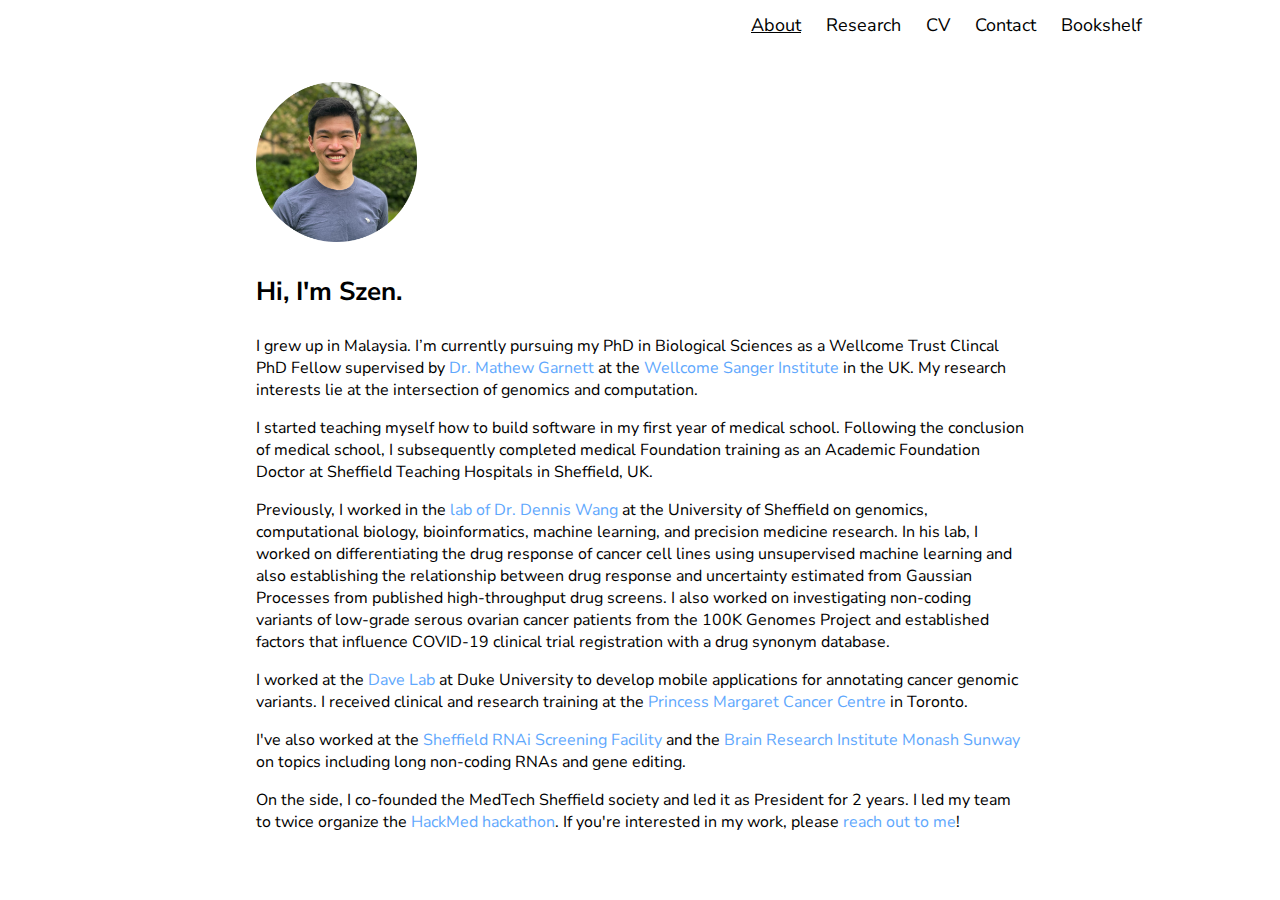
<file: index.html>
<!DOCTYPE html>
<meta charset="utf-8">
<meta name="viewport" content="width=device-width, initial-scale=1, shrink-to-fit=no">
<title>About | Tzen Szen Toh</title>
<html>

<link rel="stylesheet" href="style.css" />
<link href="https://fonts.googleapis.com/css?family=Nunito+Sans" rel="stylesheet">

<head>

    <script>



    </script>

</head>

<body>
    <div class="nav">
        <div class="nav-btn">
            <label for="nav-check">
                <span></span>
                <span></span>
                <span></span>
            </label>
        </div>
        <input type="checkbox" id="nav-check">
        <div class="nav-links">
            <a href="index.html" class="selected-label">About</a>
            <a href="research.html" class="label">Research</a>
            <a href="https://drive.google.com/file/d/1SKDn4WBgJ7OXA5-_w8U2zJzYG1ahI_sm/view?usp=sharing" class="label"
                target="_blank">CV</a>
            <a href="contact.html" class="label">Contact</a>
            <a href="bookshelf.html" class="label">Bookshelf</a>
        </div>
    </div>

    <div class="prof-photo">
        <img src="img/szen_photo.jpg" alt="Profile photo">
    </div>

    <div class="main-text">
        <h3>Hi, I'm Szen.</h3>

        <p>I grew up in Malaysia. I’m currently pursuing my PhD in Biological Sciences as a Wellcome Trust Clincal PhD Fellow supervised by 
            <a href="https://www.sanger.ac.uk/group/garnett-group/" target="_blank">Dr. Mathew Garnett</a> at the <a href="http://sanger.ac.uk" target="_blank">Wellcome Sanger Institute</a> in the UK. My
            research interests lie at the intersection of genomics and computation.</p>

        <p>I started teaching myself how to build software in my first year of medical school. Following the conclusion of medical school, I subsequently completed medical 
            Foundation training as an Academic Foundation Doctor at Sheffield Teaching Hospitals in Sheffield, UK.</p>

        <p>Previously, I worked in the <a href="http://trans-bioinformatics.com" target="_blank">lab of Dr. Dennis Wang</a> at the University of Sheffield on genomics, 
            computational biology, bioinformatics, machine learning, and precision medicine research. In his lab, I worked on differentiating the drug 
            response of cancer cell lines using unsupervised machine learning and also establishing the relationship between drug response 
            and uncertainty estimated from Gaussian Processes from published high-throughput drug screens. I also worked on investigating non-coding variants 
            of low-grade serous ovarian cancer patients from the 100K Genomes Project and established factors that influence COVID-19 clinical trial 
            registration with a drug synonym database. 
        </p>

        <p>I worked at the <a href="http://davelab.org" target="_blank">Dave Lab</a> at Duke University to
            develop mobile applications for annotating cancer genomic variants. I received clinical and research training
            at the <a href="https://www.uhncombiel.com" target="_blank">Princess
                Margaret Cancer Centre</a> in Toronto.</p>

        <p>I've also worked at the <a href="http://www.rnai.group.shef.ac.uk" target="_blank">Sheffield RNAi Screening
                Facility</a> and the <a href="https://www.monash.edu.my/jcsmhs/research/brims" target="_blank">Brain
                Research Institute Monash Sunway</a> on topics including long non-coding RNAs and gene editing.</p>

        <p>On the side, I co-founded the MedTech Sheffield society and led it as President for 2 years. I led my team to
            twice organize the <a href="http://hackmed.uk" target="_blank">HackMed hackathon</a>.
            If you're interested in my work, please <a href="contact.html">reach out to me</a>!</p>

    </div>

</body>
</file>
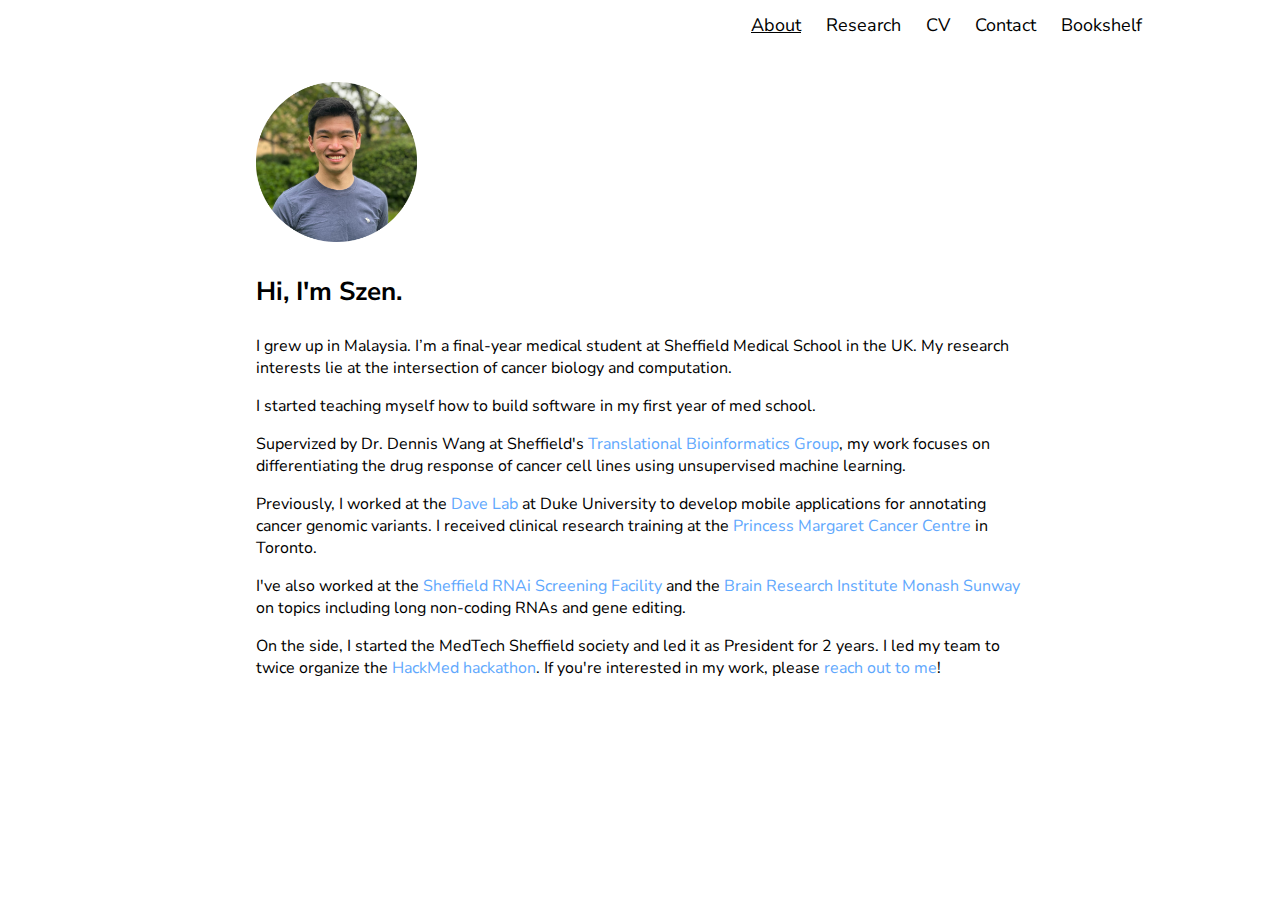
<file: about.html>
<!DOCTYPE html>
<meta charset="utf-8">
<meta name="viewport" content="width=device-width, initial-scale=1, shrink-to-fit=no">
<title>About | Tzen Szen Toh</title>
<html>

<link rel="stylesheet" href="style.css" />
<link href="https://fonts.googleapis.com/css?family=Nunito+Sans" rel="stylesheet">

<head>

    <script>



    </script>

</head>

<body>
    <div class="nav">
        <div class="nav-btn">
            <label for="nav-check">
                <span></span>
                <span></span>
                <span></span>
            </label>
        </div>
        <input type="checkbox" id="nav-check">
        <div class="nav-links">
            <a href="index.html" class="selected-label">About</a>
            <a href="research.html" class="label">Research</a>
            <a href="https://drive.google.com/file/d/1SKDn4WBgJ7OXA5-_w8U2zJzYG1ahI_sm/view?usp=sharing" class="label"
                target="_blank">CV</a>
            <a href="contact.html" class="label">Contact</a>
            <a href="bookshelf.html" class="label">Bookshelf</a>
        </div>
    </div>

    <div class="prof-photo">
        <img src="img/szen_photo.jpg" alt="Profile photo">
    </div>

    <div class="main-text">
        <h3>Hi, I'm Szen.</h3>

        <p>I grew up in Malaysia. I’m a final-year medical student at Sheffield Medical School in the UK. My research
            interests lie at the intersection of cancer biology and computation.</p>

        <p>I started teaching myself how to build software in my first year of med school.</p>

        <p>Supervized by Dr. Dennis Wang at Sheffield's <a href="http://trans-bioinformatics.com" target="_blank">Translational
                Bioinformatics Group</a>, my work focuses on differentiating the drug response of cancer cell lines
            using unsupervised machine learning.</p>

        <p>Previously, I worked at the <a href="http://davelab.org" target="_blank">Dave Lab</a> at Duke University to
            develop mobile applications for annotating cancer genomic variants. I received clinical research training
            at the <a href="https://www.uhncombiel.com" target="_blank">Princess
                Margaret Cancer Centre</a> in Toronto.</p>

        <p>I've also worked at the <a href="http://www.rnai.group.shef.ac.uk" target="_blank">Sheffield RNAi Screening
                Facility</a> and the <a href="https://www.monash.edu.my/jcsmhs/research/brims" target="_blank">Brain
                Research Institute Monash Sunway</a> on topics including long non-coding RNAs and gene editing.</p>

        <p>On the side, I started the MedTech Sheffield society and led it as President for 2 years. I led my team to
            twice organize the <a href="http://hackmed.uk" target="_blank">HackMed hackathon</a>.
            If you're interested in my work, please <a href="contact.html">reach out to me</a>!</p>

    </div>

</body>
</file>
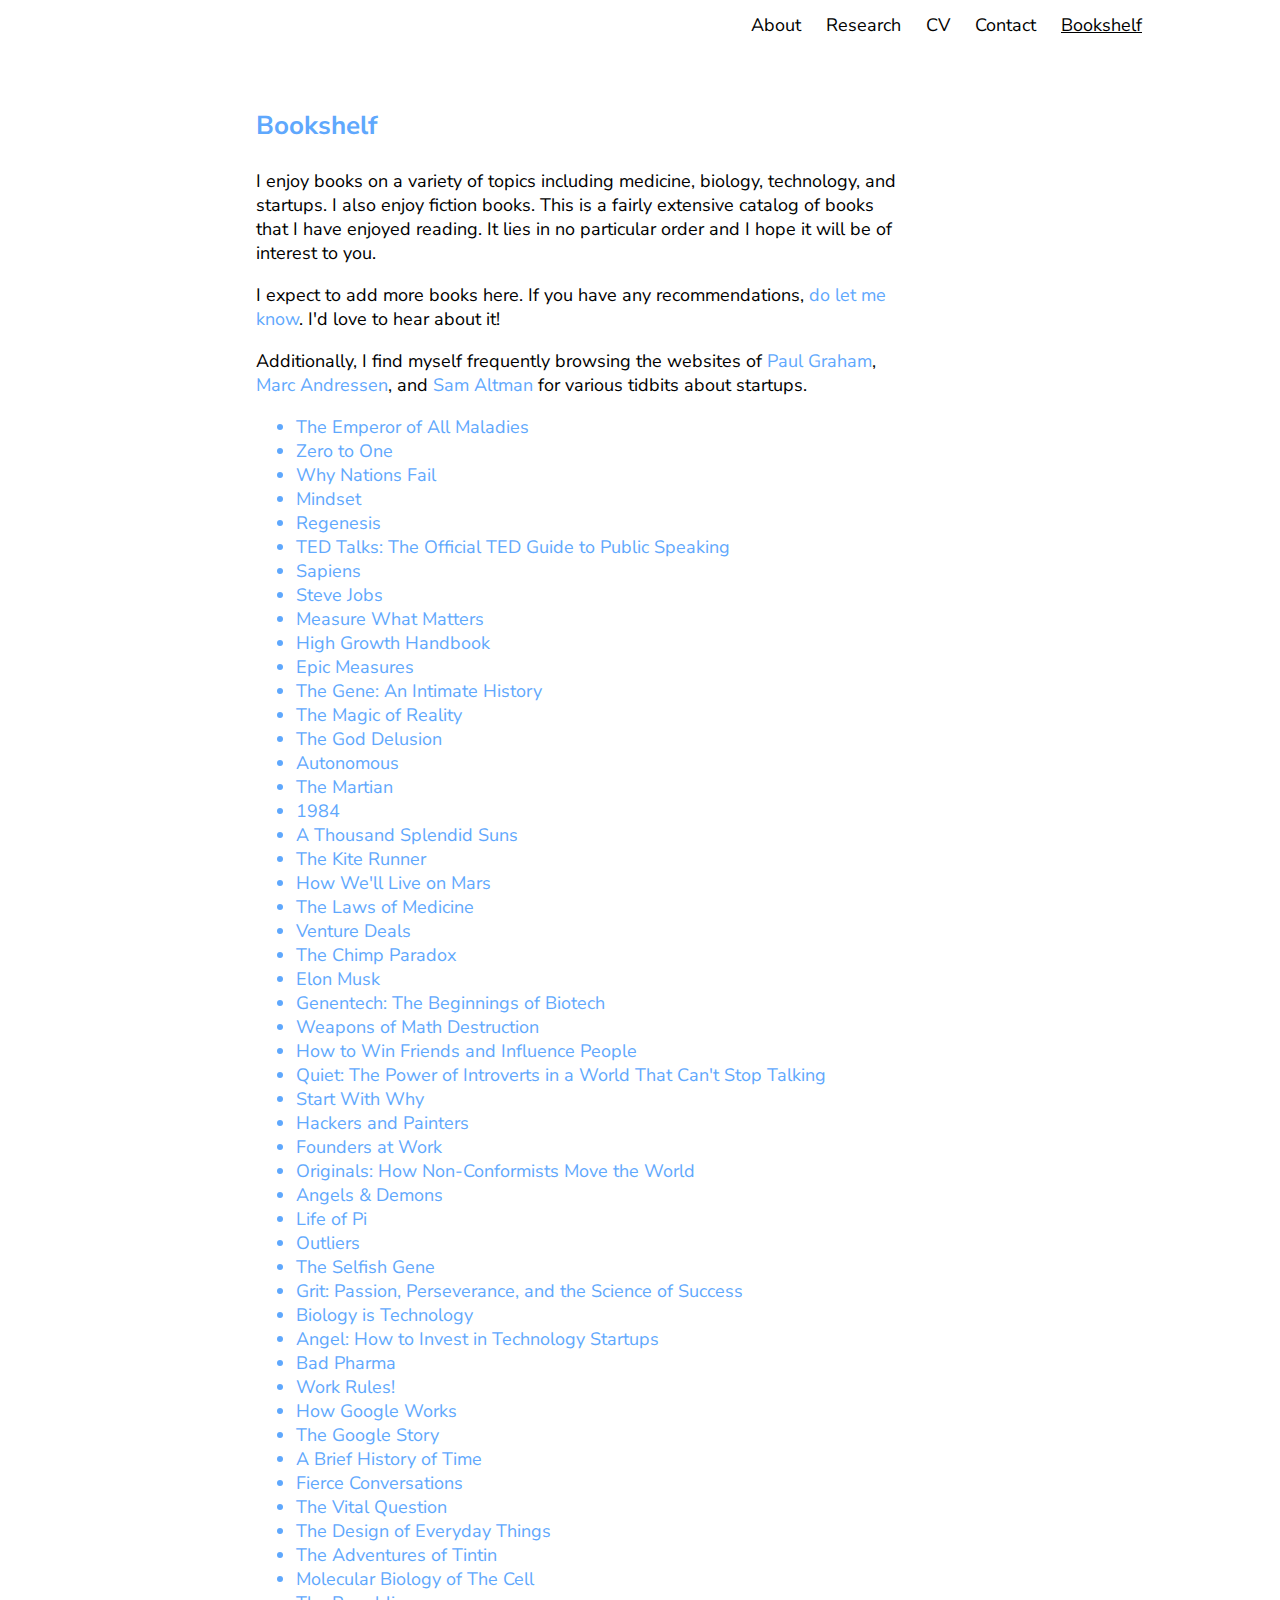
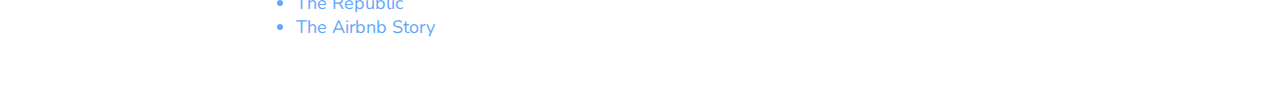
<file: bookshelf.html>
<!DOCTYPE html>
<meta charset="utf-8">
<meta name="viewport" content="width=device-width, initial-scale=1, shrink-to-fit=no">
<title>Bookshelf | Tzen Szen Toh</title>
<html>

<link rel="stylesheet" href="style.css" />
<link href="https://fonts.googleapis.com/css?family=Nunito+Sans" rel="stylesheet">

<head>

    <script>



    </script>

</head>

<body>
    <div class="nav">
        <div class="nav-btn">
            <label for="nav-check">
                <span></span>
                <span></span>
                <span></span>
            </label>
        </div>
        <input type="checkbox" id="nav-check">
        <div class="nav-links">
            <a href="index.html" class="label">About</a>
            <a href="research.html" class="label">Research</a>
            <a href="https://drive.google.com/file/d/1SKDn4WBgJ7OXA5-_w8U2zJzYG1ahI_sm/view?usp=sharing" class="label"
                target="_blank">CV</a>
            <a href="contact.html" class="label">Contact</a>
            <a href="bookshelf.html" class="selected-label">Bookshelf</a>
        </div>
    </div>

    <div class="secondary-page-text">
        <h3>Bookshelf</h3>

        <p>I enjoy books on a variety of topics including medicine, biology, technology, and startups. I also enjoy
            fiction books. This is a fairly
            extensive catalog of books that I have enjoyed reading. It lies in no particular order and I hope it will
            be of interest to you.</p>

        <p>I expect to add more books here. If you have any recommendations, <a href="contact.html">do let me know</a>.
            I'd love to hear about it!</p>

        <p>Additionally, I find myself frequently browsing the websites of <a href="http://www.paulgraham.com/articles.html"
                target="_blank">Paul Graham</a>,
            <a href="https://pmarchive.com" target="_blank">Marc Andressen</a>, and <a href="https://blog.samaltman.com/archive"
                target="_blank">Sam Altman</a> for various tidbits about startups.</p>

        <ul class="book-list">
            <a href="https://www.amazon.com/dp/1439170916" target="_blank">
                <li>The Emperor of All Maladies</li>
            </a>
            <a href="https://www.amazon.com/dp/0804139296" target="_blank">
                <li>Zero to One</li>
            </a>
            <a href="https://www.amazon.com/dp/0307719227" target="_blank">
                <li>Why Nations Fail</li>
            </a>
            <a href="https://www.amazon.com/dp/0345472322" target="_blank">
                <li>Mindset</li>
            </a>
            <a href="https://www.amazon.com/dp/0465075703" target="_blank">
                <li>Regenesis</li>
            </a>
            <a href="https://www.amazon.com/dp/1328710289" target="_blank">
                <li>TED Talks: The Official TED Guide to Public Speaking</li>
            </a>
            <a href="https://www.amazon.com/dp/0062316095" target="_blank">
                <li>Sapiens</li>
            </a>
            <a href="https://www.amazon.com/dp/1451648537" target="_blank">
                <li>Steve Jobs</li>
            </a>
            <a href="https://www.amazon.com/dp/0525536221" target="_blank">
                <li>Measure What Matters</li>
            </a>
            <a href="https://www.amazon.com/dp/1732265100" target="_blank">
                <li>High Growth Handbook</li>
            </a>
            <a href="https://www.amazon.com/dp/0062237519" target="_blank">
                <li>Epic Measures</li>
            </a>
            <a href="https://www.amazon.com/dp/1432837818" target="_blank">
                <li>The Gene: An Intimate History</li>
            </a>
            <a href="https://www.amazon.com/dp/1451675046" target="_blank">
                <li>The Magic of Reality</li>
            </a>
            <a href="https://www.amazon.com/dp/0618918248" target="_blank">
                <li>The God Delusion</li>
            </a>
            <a href="https://www.amazon.com/dp/0765392070" target="_blank">
                <li>Autonomous</li>
            </a>
            <a href="https://www.amazon.com/dp/0804139024" target="_blank">
                <li>The Martian</li>
            </a>
            <a href="https://www.amazon.com/dp/1328869334" target="_blank">
                <li>1984</li>
            </a>
            <a href="https://www.amazon.com/dp/159448385X" target="_blank">
                <li>A Thousand Splendid Suns</li>
            </a>
            <a href="https://www.amazon.com/dp/159463193X" target="_blank">
                <li>The Kite Runner</li>
            </a>
            <a href="https://www.amazon.com/dp/1476784760" target="_blank">
                <li>How We'll Live on Mars</li>
            </a>
            <a href="https://www.amazon.com/dp/1476784841" target="_blank">
                <li>The Laws of Medicine</li>
            </a>
            <a href="https://www.amazon.com/dp/1118443616" target="_blank">
                <li>Venture Deals</li>
            </a>
            <a href="https://www.amazon.com/dp/009193558X" target="_blank">
                <li>The Chimp Paradox</li>
            </a>
            <a href="https://www.amazon.com/dp/006230125X" target="_blank">
                <li>Elon Musk</li>
            </a>
            <a href="https://www.amazon.com/dp/022604551X" target="_blank">
                <li>Genentech: The Beginnings of Biotech</li>
            </a>
            <a href="https://www.amazon.com/dp/0553418815" target="_blank">
                <li>Weapons of Math Destruction</li>
            </a>
            <a href="https://www.amazon.com/dp/0671027034" target="_blank">
                <li>How to Win Friends and Influence People</li>
            </a>
            <a href="https://www.amazon.com/dp/0307352153" target="_blank">
                <li>Quiet: The Power of Introverts in a World That Can't Stop Talking</li>
            </a>
            <a href="https://www.amazon.com/dp/1591846447" target="_blank">
                <li>Start With Why</li>
            </a>
            <a href="https://www.amazon.com/dp/1449389554" target="_blank">
                <li>Hackers and Painters</li>
            </a>
            <a href="https://www.amazon.com/dp/1430210788" target="_blank">
                <li>Founders at Work</li>
            </a>
            <a href="https://www.amazon.com/dp/014312885X" target="_blank">
                <li>Originals: How Non-Conformists Move the World</li>
            </a>
            <a href="https://www.amazon.com/dp/1416524797" target="_blank">
                <li>Angels & Demons</li>
            </a>
            <a href="https://www.amazon.com/dp/0156027321" target="_blank">
                <li>Life of Pi</li>
            </a>
            <a href="https://www.amazon.com/dp/B001ANYDAO" target="_blank">
                <li>Outliers</li>
            </a>
            <a href="https://www.amazon.com/dp/0192860925" target="_blank">
                <li>The Selfish Gene</li>
            </a>
            <a href="https://www.amazon.com/dp/1501111108" target="_blank">
                <li>Grit: Passion, Perseverance, and the Science of Success</li>
            </a>
            <a href="https://www.amazon.com/dp/0674060156" target="_blank">
                <li>Biology is Technology</li>
            </a>
            <a href="https://www.amazon.com/dp/0062560700" target="_blank">
                <li>Angel: How to Invest in Technology Startups</li>
            </a>
            <a href="https://www.amazon.com/dp/000749808X" target="_blank">
                <li>Bad Pharma</li>
            </a>
            <a href="https://www.amazon.com/dp/1455554790" target="_blank">
                <li>Work Rules!</li>
            </a>
            <a href="https://www.amazon.com/dp/1455582328" target="_blank">
                <li>How Google Works</li>
            </a>
            <a href="https://www.amazon.com/dp/055380457X" target="_blank">
                <li>The Google Story</li>
            </a>
            <a href="https://www.amazon.com/dp/0553380168" target="_blank">
                <li>A Brief History of Time</li>
            </a>
            <a href="https://www.amazon.com/dp/0425193373" target="_blank">
                <li>Fierce Conversations</li>
            </a>
            <a href="https://www.amazon.com/dp/1511366540" target="_blank">
                <li>The Vital Question</li>
            </a>
            <a href="https://www.amazon.com/dp/1452654123" target="_blank">
                <li>The Design of Everyday Things</li>
            </a>
            <a href="https://www.amazon.com/dp/B00GJFP9NI" target="_blank">
                <li>The Adventures of Tintin</li>
            </a>
            <a href="https://www.amazon.com/dp/0815345240" target="_blank">
                <li>Molecular Biology of The Cell</li>
            </a>
            <a href="https://www.amazon.com/dp/1420931695" target="_blank">
                <li>The Republic</li>
            </a>
            <a href="https://www.amazon.com/dp/0544952669" target="_blank">
                <li>The Airbnb Story</li>
            </a>
        </ul>

    </div>

</body>
</file>
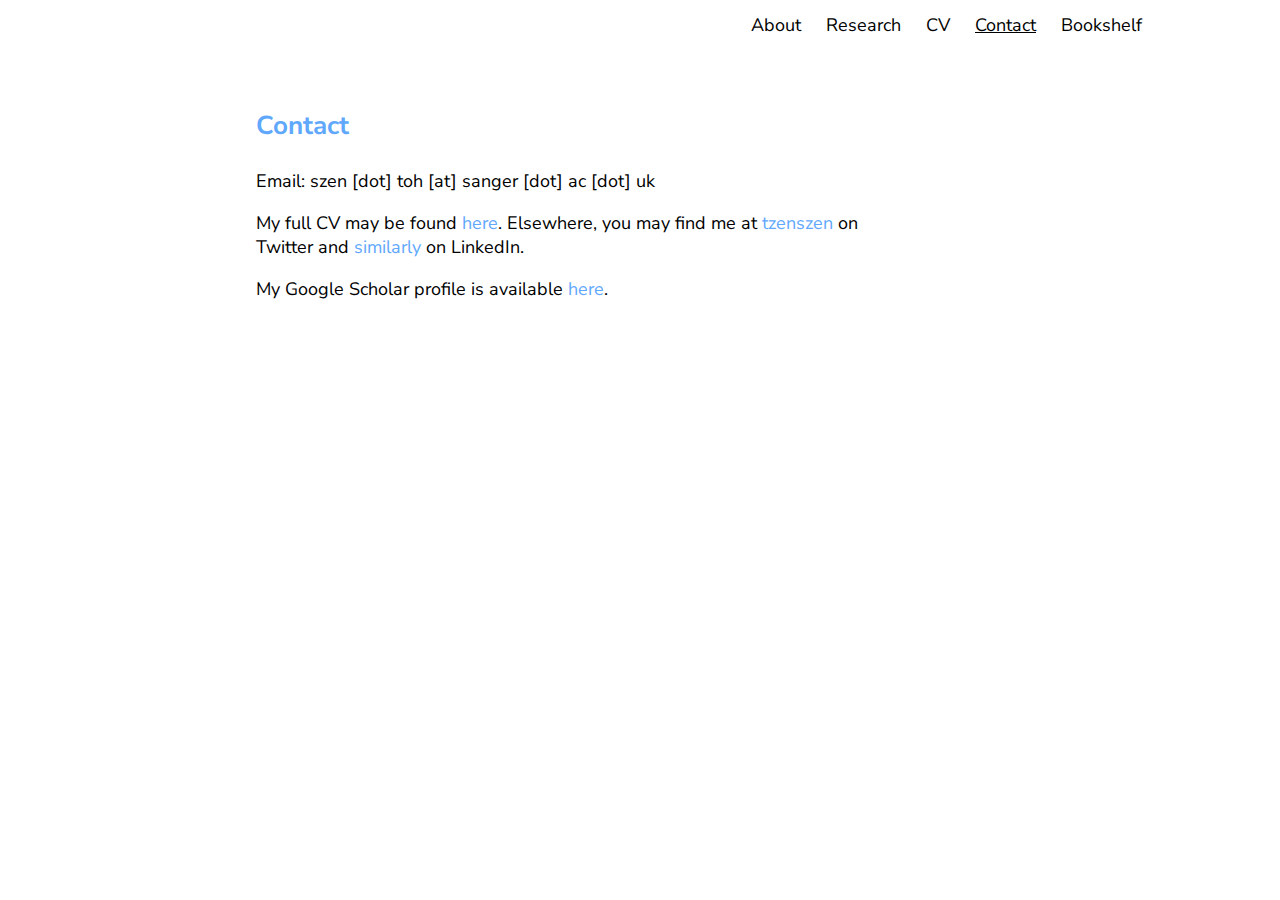
<file: contact.html>
<!DOCTYPE html>
<meta charset="utf-8">
<meta name="viewport" content="width=device-width, initial-scale=1, shrink-to-fit=no">
<title>Contact | Tzen Szen Toh</title>
<html>

<link rel="stylesheet" href="style.css" />
<link href="https://fonts.googleapis.com/css?family=Nunito+Sans" rel="stylesheet">

<head>

    <script>



    </script>

</head>

<body>
    <div class="nav">
        <div class="nav-btn">
            <label for="nav-check">
                <span></span>
                <span></span>
                <span></span>
            </label>
        </div>
        <input type="checkbox" id="nav-check">
        <div class="nav-links">
            <a href="index.html" class="label">About</a>
            <a href="research.html" class="label">Research</a>
            <a href="https://drive.google.com/file/d/1SKDn4WBgJ7OXA5-_w8U2zJzYG1ahI_sm/view?usp=sharing" class="label"
                target="_blank">CV</a>
            <a href="contact.html" class="selected-label">Contact</a>
            <a href="bookshelf.html" class="label">Bookshelf</a>
        </div>
    </div>

    <div class="secondary-page-text">
        <h3>Contact</h3>

        <p>Email: szen [dot] toh [at] sanger [dot] ac [dot] uk</p>

        <p>My full CV may be found <a href="https://drive.google.com/file/d/1SKDn4WBgJ7OXA5-_w8U2zJzYG1ahI_sm/view?usp=sharing"
                target="_blank">here</a>. Elsewhere, you may find me at <a href="https://twitter.com/tzenszen" target="_blank">tzenszen</a>
            on Twitter and <a href="https://www.linkedin.com/in/tzenszen/" target="_blank">similarly</a> on LinkedIn.</p>

        <p>My Google Scholar profile is available <a href="https://scholar.google.com/citations?user=IegE4WIAAAAJ&hl=en" target="_blank">here</a>.</p>


    </div>

</body>
</file>
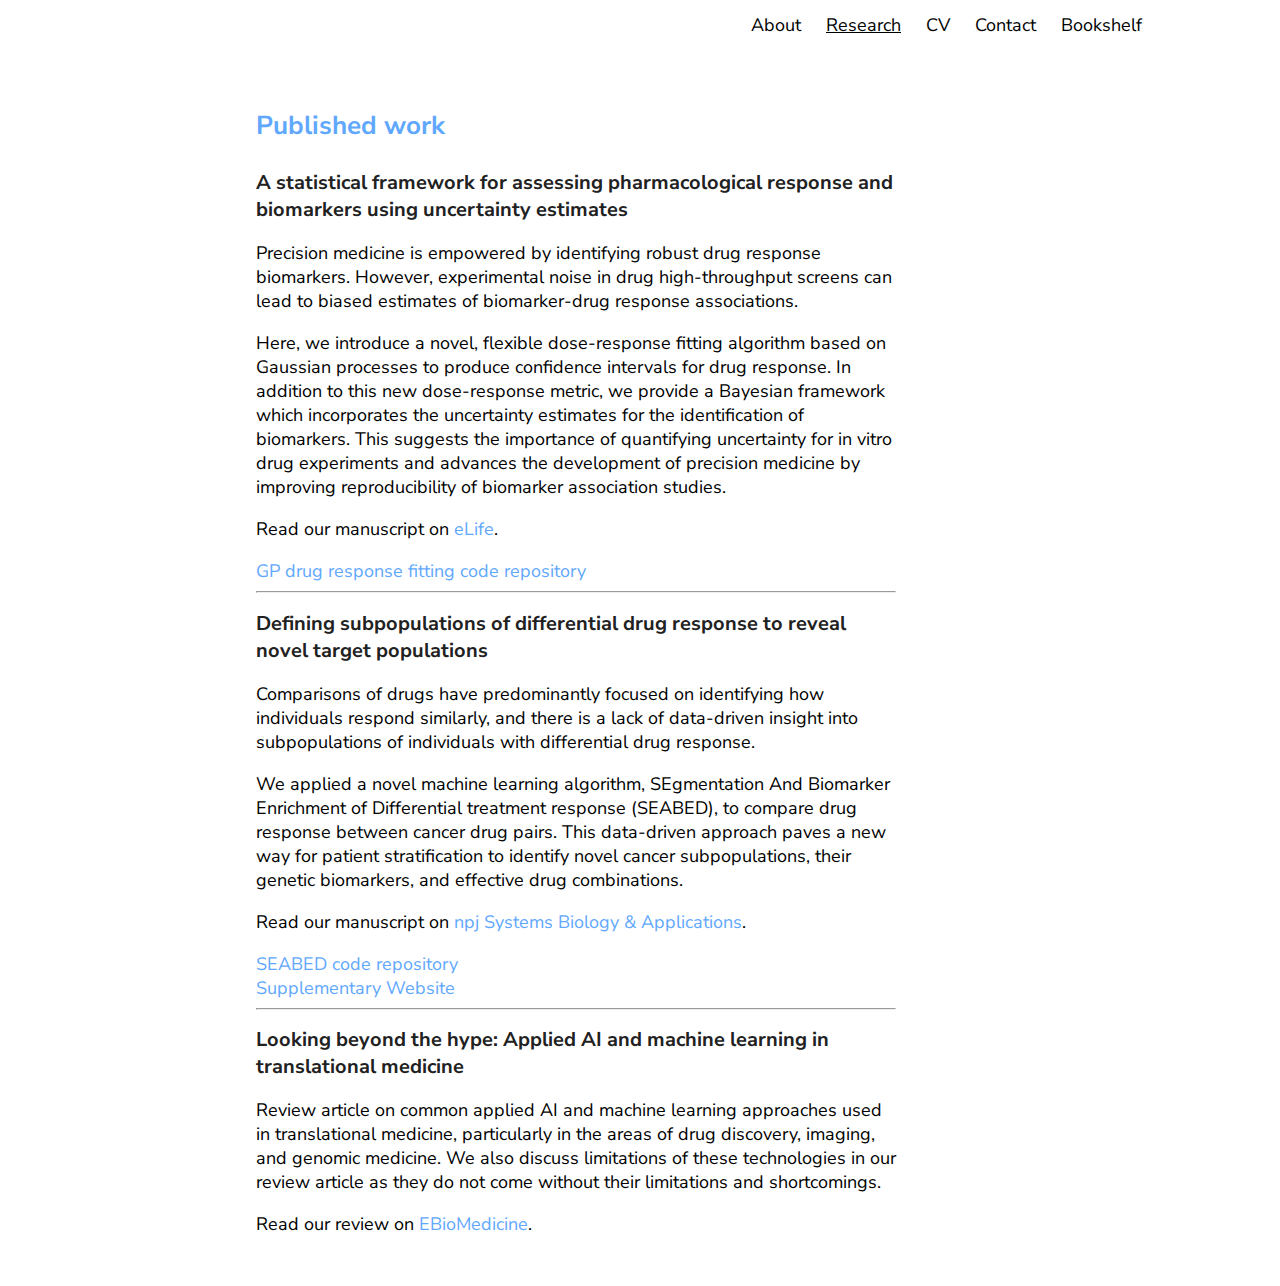
<file: research.html>
<!DOCTYPE html>
<meta charset="utf-8">
<meta name="viewport" content="width=device-width, initial-scale=1, shrink-to-fit=no">
<title>Research | Tzen Szen Toh</title>
<html>

<link rel="stylesheet" href="style.css" />
<link href="https://fonts.googleapis.com/css?family=Nunito+Sans" rel="stylesheet">

<head>

    <script>



    </script>

</head>

<body>
    <div class="nav">
        <div class="nav-btn">
            <label for="nav-check">
                <span></span>
                <span></span>
                <span></span>
            </label>
        </div>
        <input type="checkbox" id="nav-check">
        <div class="nav-links">
            <a href="index.html" class="label">About</a>
            <a href="research.html" class="selected-label">Research</a>
            <a href="https://drive.google.com/file/d/1SKDn4WBgJ7OXA5-_w8U2zJzYG1ahI_sm/view?usp=sharing" class="label"
                target="_blank">CV</a>
            <a href="contact.html" class="label">Contact</a>
            <a href="bookshelf.html" class="label">Bookshelf</a>
        </div>
    </div>

    <div class="secondary-page-text">

        <h3>Published work</h3>

        <h2>A statistical framework for assessing pharmacological response and biomarkers using uncertainty estimates</h2>

        <p>Precision medicine is empowered by identifying robust drug response biomarkers. 
            However, experimental noise in drug high-throughput screens can lead to biased estimates of biomarker-drug response associations.</p>

        <p> Here, we introduce a novel, flexible dose-response fitting algorithm based on Gaussian processes to produce confidence intervals 
            for drug response. In addition to this new dose-response metric, we provide a Bayesian framework which incorporates the uncertainty estimates 
            for the identification of biomarkers. This suggests the importance of quantifying uncertainty for in vitro drug experiments and advances the development 
            of precision medicine by improving reproducibility of biomarker association studies.</p>

        <p>Read our manuscript on <a href="https://elifesciences.org/articles/60352" target="_blank">eLife</a>.</p>

        <a href="https://github.com/FrankD/GPDrugModels/tree/master/GPDrugResponseFitting" target="_blank">GP drug response fitting code repository</a>
        
        <hr>

        <h2>Defining subpopulations of differential drug response to reveal novel target populations</h2>

        <p>Comparisons of drugs have predominantly focused on identifying how individuals
            respond similarly, and there is a lack of data-driven insight into subpopulations of
            individuals with differential drug response.</p>

        <p>We applied a novel machine learning algorithm, SEgmentation And Biomarker Enrichment of
            Differential treatment response (SEABED), to compare drug response
            between cancer drug pairs. This data-driven approach paves a new way for patient
            stratification to identify novel cancer subpopulations, their genetic biomarkers, and
            effective drug combinations.</p>

        <p>Read our manuscript on <a href="https://www.nature.com/articles/s41540-019-0113-4" target="_blank">npj
                Systems Biology & Applications</a>.</p>

        <a href="https://github.com/szen95/SEABED" target="_blank">SEABED code repository</a>
        <br>
        <a href="https://szen95.github.io/SEABED/" target="_blank">Supplementary Website</a>

        <hr>

        <h2>Looking beyond the hype: Applied AI and machine learning in translational medicine</h2>

        <p>Review article on common applied AI and machine learning approaches used in translational
            medicine, particularly in the areas of drug discovery, imaging, and genomic medicine. We also discuss
            limitations of these technologies in our review article as they do not come without their limitations and
            shortcomings.
        </p>

        <p>Read our review on <a
                href="https://www.thelancet.com/journals/ebiom/article/PIIS2352-3964(19)30549-3/fulltext"
                target="_blank">EBioMedicine</a>.</p>


    </div>


</body>
</file>
<file: style.css>
.main-text {
    font-family: 'Nunito Sans', sans-serif;
    padding-left: 20%;
    padding-right: 20%;
  }

.main-text h3 {
    font-size: 26px;
    font-weight: bold;
}

.main-text p {
    font-size: 16px;
}

.main-text a {
    color: #5FA8FD;
    text-decoration: none;
}

.main-text a:hover {
    text-decoration: underline;
    text-decoration-color: #5FA8FD;
}

.secondary-page-text { 
    font-family: 'Nunito Sans', sans-serif;
    padding-left: 20%;
    padding-right: 30%;
    padding-top: 2.5%; 
    padding-bottom: 2.5%; 
}

.secondary-page-text h3 { 
    color: #5FA8FD;
    font-size: 26px;
}

.secondary-page-text h2 { 
  color: #212121;
  font-size: 20px;
}

.secondary-page-text p {
    font-size: 18px;
}

.secondary-page-text a {
    color: #5FA8FD;
    font-size: 18px;
    text-decoration: none;
}

.secondary-page-text a:hover {
    text-decoration: underline;
    text-decoration-color: #5FA8FD;
}

.prof-photo {
    padding-left: 20%;
    padding-right: 20%;
    padding-top: 2.5%;
}

img { 
    width: auto;
    height: 100%;
    max-height: 12.5vw;
}

* {
    box-sizing: border-box;
  }
  
  body {
    margin: 0px;
    font-family: 'Nunito Sans', sans-serif;
  }
  
  .nav {
    height: 50px;
    width: 100%;
    background-color: #ffffff;
    position: relative;
    padding-right: 10%;
  }
  
  .nav > .nav-btn {
    display: none;
  }
  
  .nav > .nav-links {
    display: inline;
    float: right;
    font-size: 18px;
  }
  
  .nav > .nav-links > a {
    display: inline-block;
    padding: 13px 10px 13px 10px;
    text-decoration: none;
    color: #000000;
  }
  
  .nav > .nav-links > a:hover {
    text-decoration: underline;
    text-decoration-color: #000000;
  }

  .nav > .nav-links > .selected-label {
    color: #000000;
    text-decoration: underline;
  }

  .nav > #nav-check {
    display: none;
  }
  
  @media (max-width:600px) {
    .nav > .nav-btn {
      display: inline-block;
      position: absolute;
      right: 0px;
      top: 0px;
    }
    .nav > .nav-btn > label {
      display: inline-block;
      width: 50px;
      height: 50px;
      padding: 13px;
    }
    .nav > .nav-btn > label:hover {
      text-decoration: underline;
      text-decoration-color: #000000;
    }
    .nav > .nav-btn > label > span {
      display: block;
      width: 25px;
      height: 10px;
      border-top: 2px solid #000000;
    }
    .nav > .nav-links {
      position: absolute;
      display: block;
      width: 100%;
      background-color: #9B9B9B;
      height: 0px;
      transition: all 0.3s ease-in;
      overflow-y: hidden;
      top: 50px;
      left: 0px;
    }
    .nav > .nav-links > a {
      display: block;
      width: 100%;
    }
    .nav > #nav-check:not(:checked) + .nav-links {
      height: 0px;
    }
    .nav > #nav-check:checked + .nav-links {
      height: calc(100vh - 50px);
      overflow-y: auto;
    }
  }
</file>
